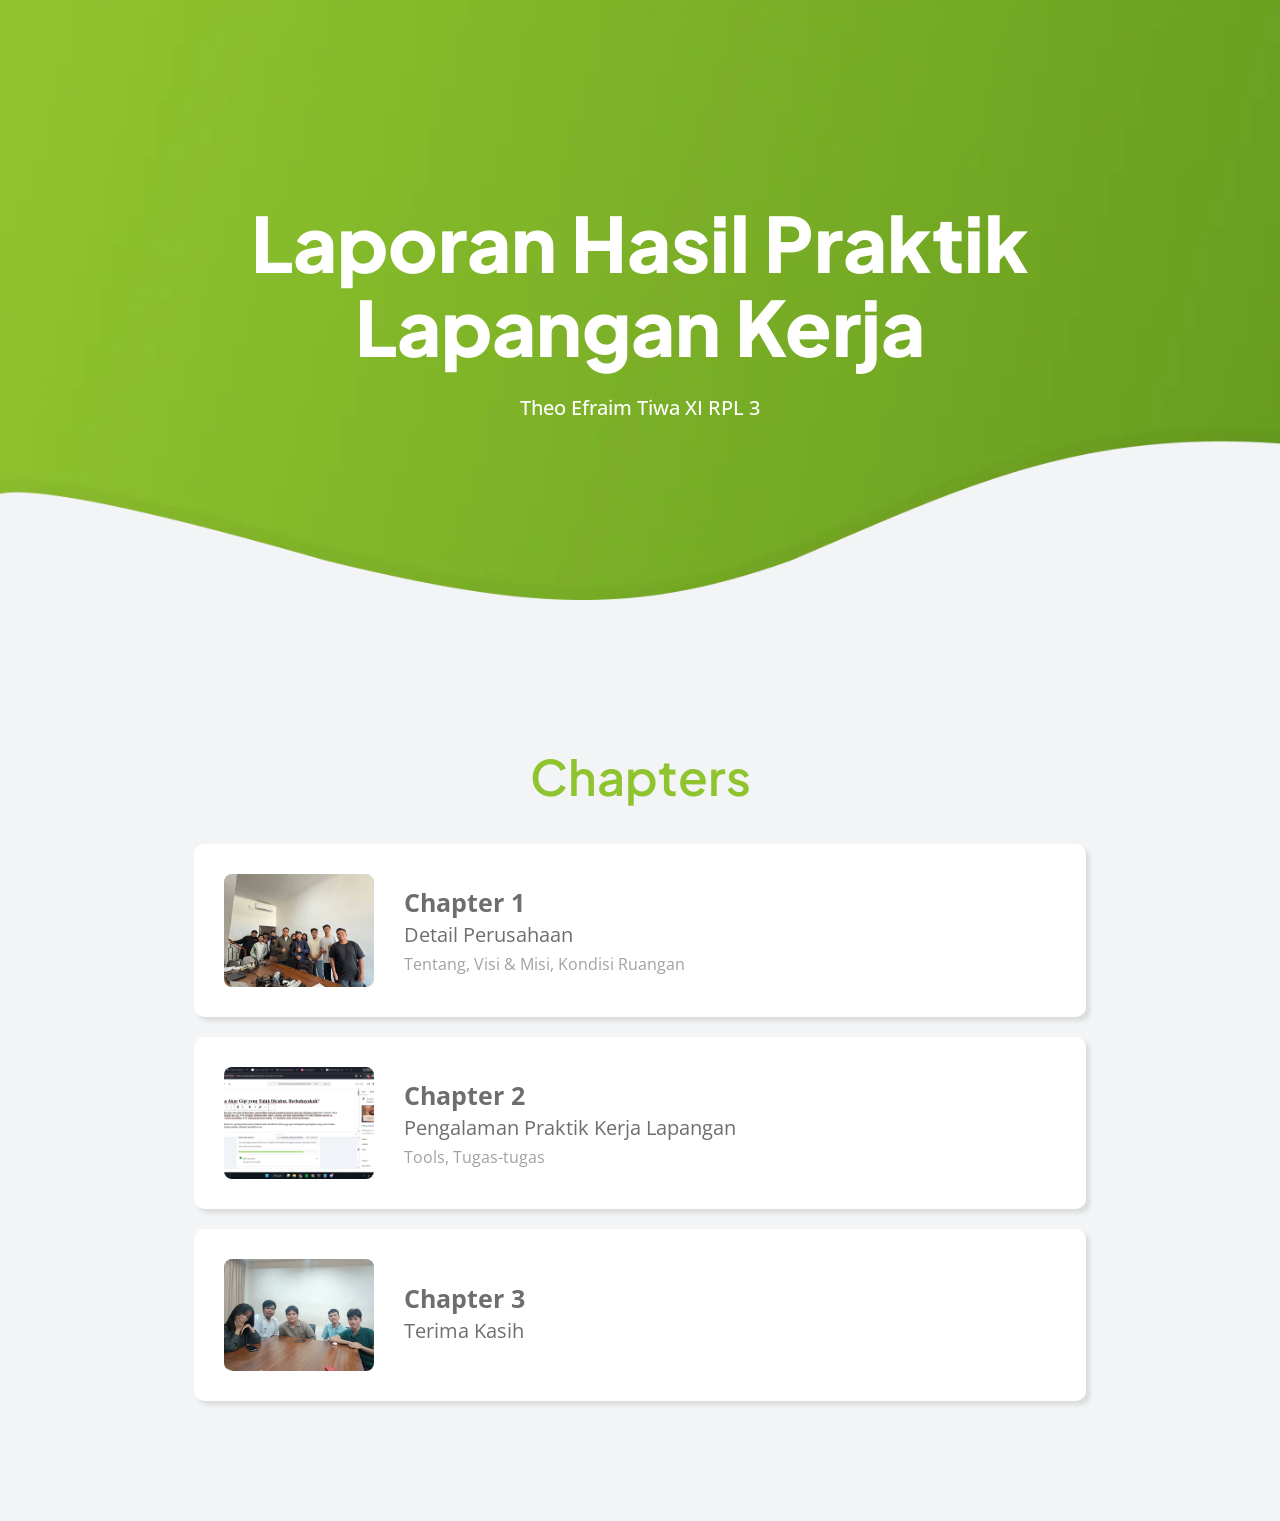
<file: index.html>
<!DOCTYPE html>
<html lang="en">
<head>
    <meta charset="UTF-8">
    <meta name="viewport" content="width=device-width, initial-scale=1.0">
    <title>Website Laporan Theo</title>
    <link rel="stylesheet" href="style.css">
    <link href="https://fonts.googleapis.com/css2?family=Open+Sans:wght@300;400;500;600;700&family=Plus+Jakarta+Sans:wght@400;500;600;700;800&display=swap" rel="stylesheet">
</head>
<body>
    <!--Header-->
    <header>
        <img src="vector-header.webp" alt="">
        <h1>Laporan Hasil Praktik Lapangan Kerja</h1>
        <p>Theo Efraim Tiwa XI RPL 3</p>
    </header>

    <!--Main Content-->
    <main>
        <h2>Chapters</h2>
        <div class="chapters">
            <a href="chapter/chapter1.html">
                <div class="chapter-card">
                    <img src="img/tentang.webp" alt="">
                    <div class="chapter-card-content">
                        <h3>Chapter 1</h3>
                        <p>Detail Perusahaan</p>
                        <small>Tentang, Visi & Misi, Kondisi Ruangan</small>
                    </div>
                </div>
            </a>
            <a href="chapter/chapter2.html">
                <div class="chapter-card">
                    <img src="img/chapter2-card.webp" alt="">
                    <div class="chapter-card-content">
                        <h3>Chapter 2</h3>
                        <p>Pengalaman Praktik Kerja Lapangan</p>
                        <small>Tools, Tugas-tugas</small>
                    </div>
                </div>
            </a>
            <a href="chapter/chapter3.html">
                <div class="chapter-card">
                    <img src="img/ruangan2.webp" alt="">
                    <div class="chapter-card-content">
                        <h3>Chapter 3</h3>
                        <p>Terima Kasih</p>
                    </div>
                </div>
            </a>
        </div>
    </main>
</body>
</html>
</file>
<file: style.css>
body {
    background-color: #F2F4F5;
    margin: 0;
    padding: 0;
    font-family: 'Open Sans', sans-serif;
    font-size: 20px;
    color: #6E6E6E;
}

/* Header */
header {
    display: flex;
    position: relative;
    text-align: center;
    flex-direction: column;
    padding-top: 150px;
    color: white;
    width: 100%;
    min-height: 450px;
    overflow: hidden;
    margin-bottom: 150px;
}

header img {
    position: absolute;
    width: 100%;
    height: 100%;
    inset: 0;
    z-index: -1;
}


header h1 {
    font-family: 'Plus Jakarta Sans', sans-serif;
    font-size: 76.29px;
    padding: 0 200px;
    margin-bottom: 5px; 
    line-height: 110%;
    font-weight: 900;
}

header p {
    font-weight: 500;
}

/* Main */
h2 {
    font-family: 'Plus Jakarta Sans', sans-serif;
    font-weight: 600;
    font-size: 48.83px;
    text-align: center;
    color: #90C42F;
    line-height: 110%;
}

/* Main Chapters Section */
.chapters {
    display: flex;
    flex-direction: column;
    align-items: center;
    margin-bottom: 100px;
}

.chapter-card {
    display: flex;
    background-color: #fff;
    flex-direction: row;
    margin-bottom: 20px;
    width: 65vw;
    padding: 30px;
    border-radius: 10px;
    transition: 0.5s ease;
    box-shadow: 4px 4px 4px rgba(0, 0, 0, 0.10);
}

.chapter-card:hover {
    background-color: #90C42F;
    transform: scale(1.03);
    color: #fff;
}

.chapter-card-content {
    display: flex;
    flex-direction: column;
    justify-content: center;
}

.chapter-card-content h3 {
    margin: 0; /* 0 for margin */
    margin-bottom: -18px;
    font-size: 25px;
}

.chapter-card-content p {
    margin-bottom: 5px;
}

.chapter-card-content small {
    font-size: 16px;
    color: #A1A1A1;
    transition: 0.5s ease;
}

.chapter-card:hover .chapter-card-content small {
    color: #fff;
}

.chapter-card img {
    width: 150px;
    margin-right: 30px;
    border-radius: 8px;
}

a {
    text-decoration: none;
    color: inherit;
}
</file>
